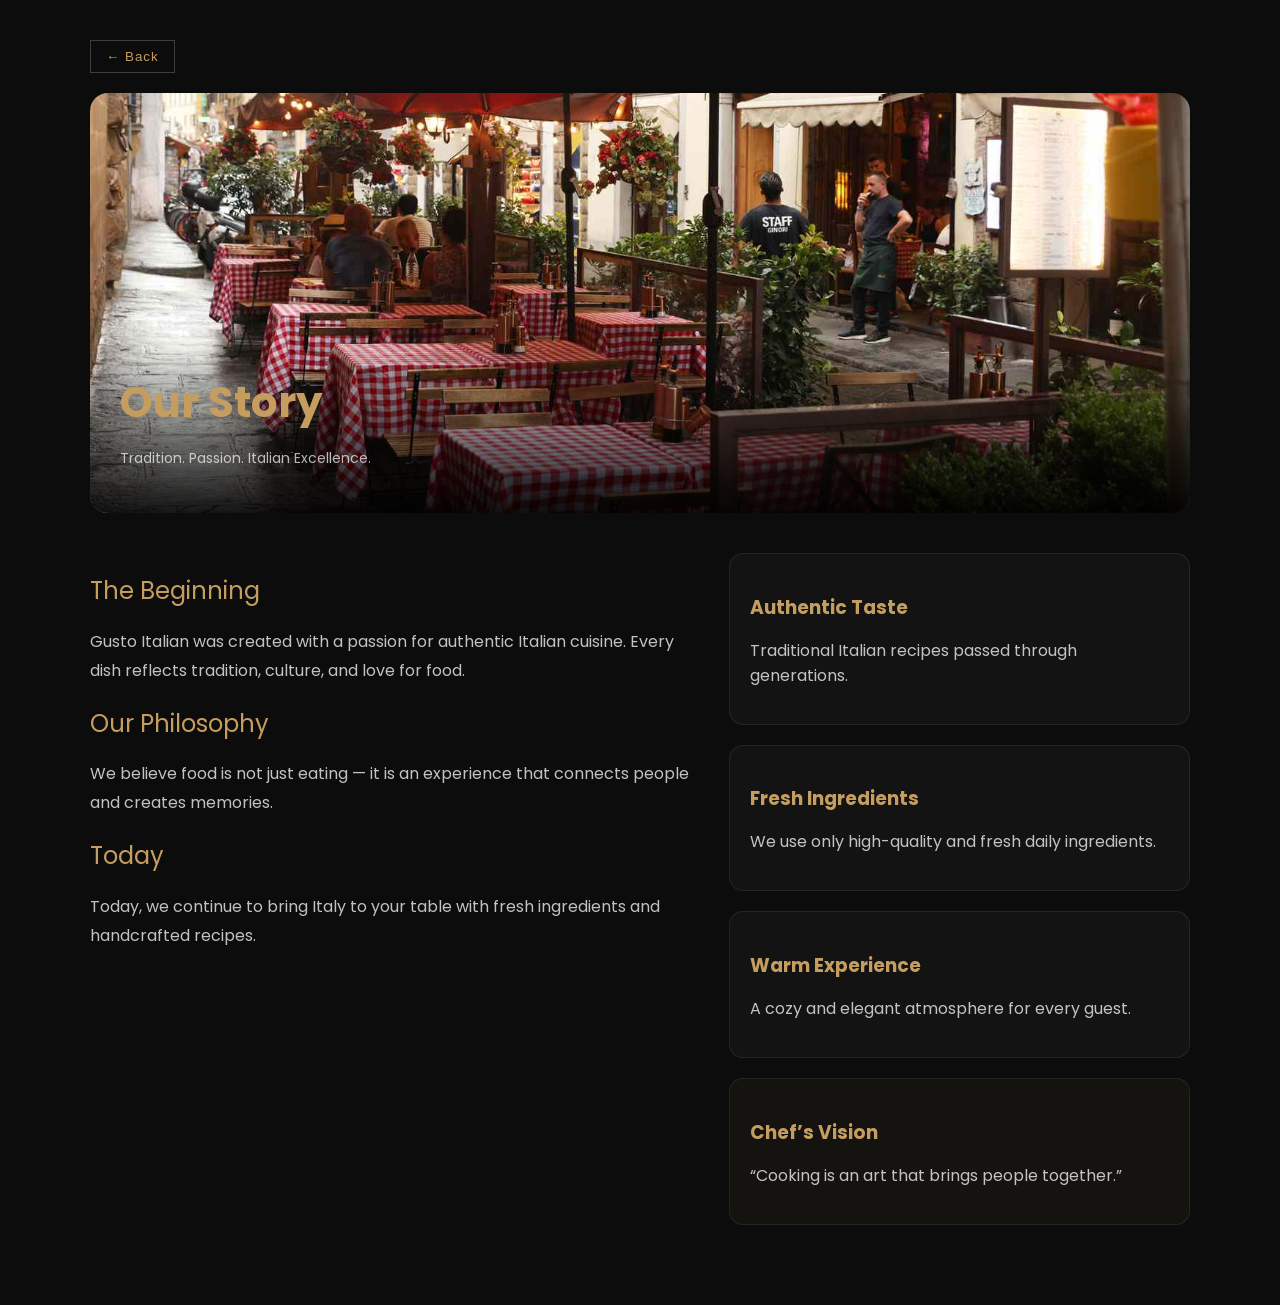
<file: about-story.html>
<!DOCTYPE html>
<html lang="en">
<head>
  <meta charset="UTF-8">
  <meta name="viewport" content="width=device-width, initial-scale=1.0">
  <title>About | Gusto Italian</title>
  <link rel="stylesheet" href="about.css">
  <link href="https://fonts.googleapis.com/css2?family=Poppins:wght@300;400;500&display=swap" rel="stylesheet">
</head>

<body class="about-page">
  <div class="about-container">
    <button class="back-btn" onclick="history.back()">← Back</button>

    <div class="about-hero">
      <div class="hero-slider">
        <img src="images/about.jpg" class="slide active">
        <img src="images/about2.jpg" class="slide">
        <img src="images/about3.jpg" class="slide">
      </div>

      <div class="about-overlay">
        <h1>Our Story</h1>
        <p>Tradition. Passion. Italian Excellence.</p>
      </div>

    </div>

    <div class="about-content">

      <div class="about-text">
        <h2>The Beginning</h2>
        <p>
          Gusto Italian was created with a passion for authentic Italian cuisine.
          Every dish reflects tradition, culture, and love for food.
        </p>

        <h2>Our Philosophy</h2>
        <p>
          We believe food is not just eating — it is an experience that connects people
          and creates memories.
        </p>

        <h2>Today</h2>
        <p>
          Today, we continue to bring Italy to your table with fresh ingredients
          and handcrafted recipes.
        </p>
      </div>

      <div class="about-boxes">

        <div class="info-box">
          <h3>Authentic Taste</h3>
          <p>Traditional Italian recipes passed through generations.</p>
        </div>

        <div class="info-box">
          <h3>Fresh Ingredients</h3>
          <p>We use only high-quality and fresh daily ingredients.</p>
        </div>

        <div class="info-box">
          <h3>Warm Experience</h3>
          <p>A cozy and elegant atmosphere for every guest.</p>
        </div>

        <div class="info-box chef-tip">
          <h3>Chef’s Vision</h3>
          <p>“Cooking is an art that brings people together.”</p>
        </div>

      </div>

    </div>

  </div>


  <script src="script.js"></script>


</body>
</html>
</file>
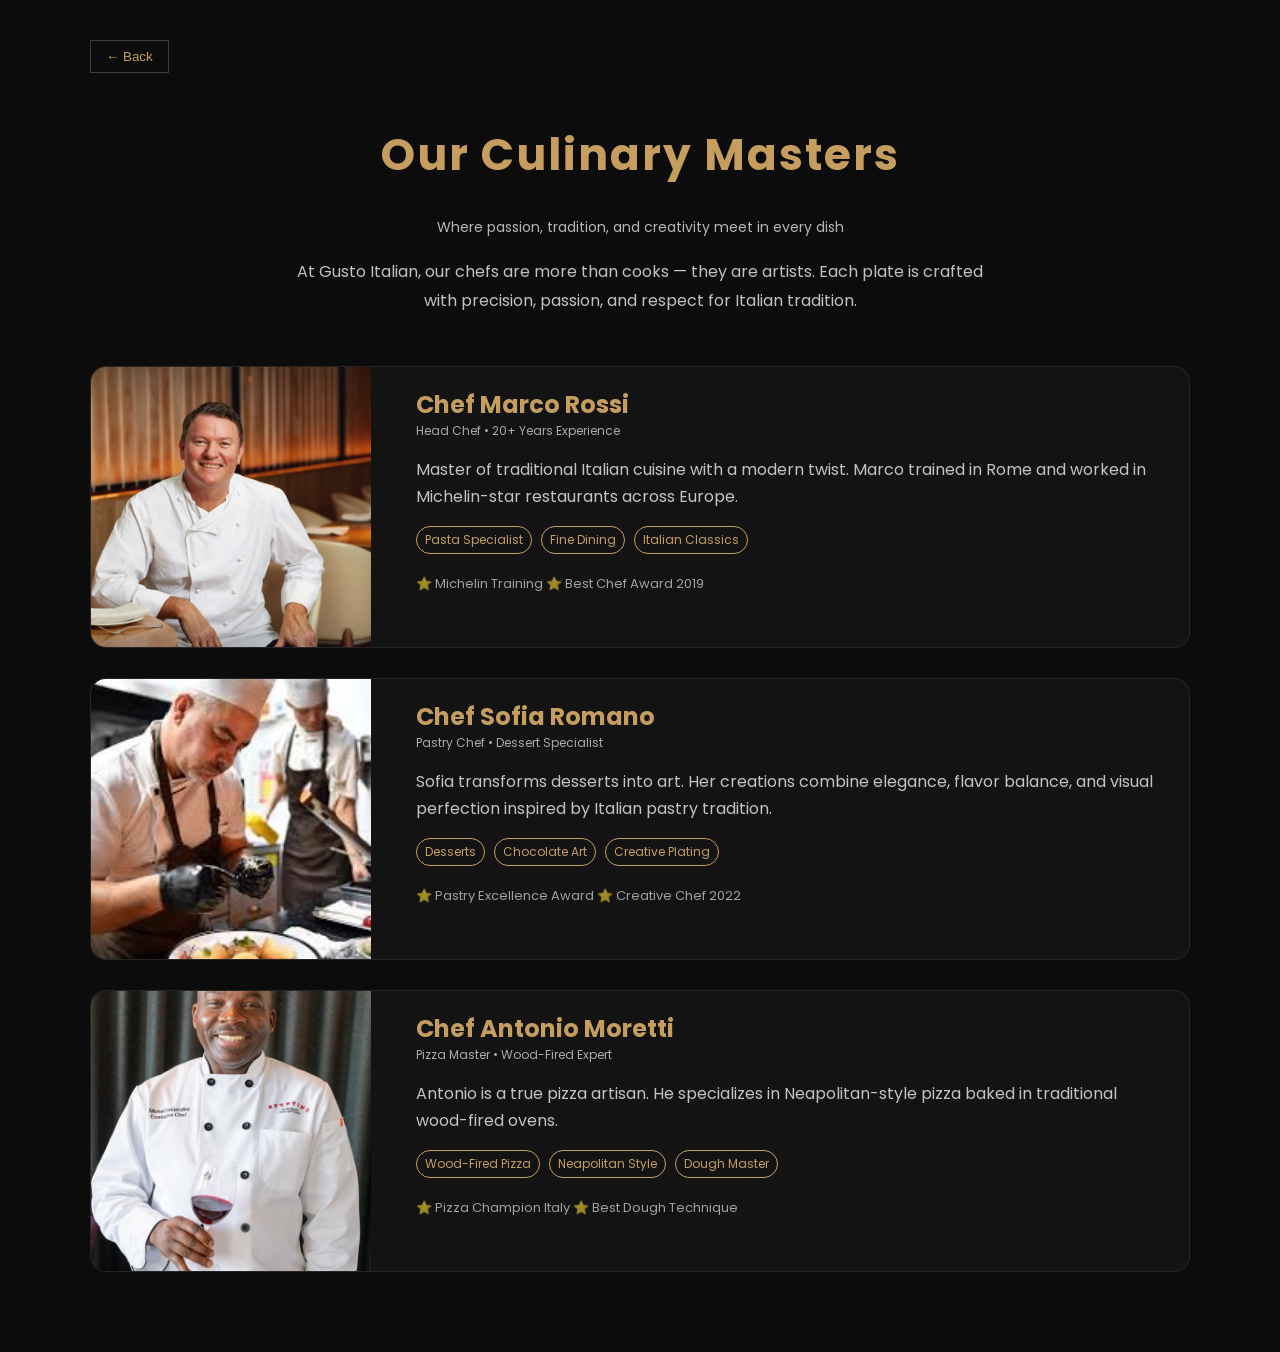
<file: chefs.html>
<!DOCTYPE html>
<html lang="en">
<head>
  <meta charset="UTF-8">
  <meta name="viewport" content="width=device-width, initial-scale=1.0">
  <title>Our Culinary Team | Gusto Italian</title>
  <link rel="stylesheet" href="chefs.css">
  <link href="https://fonts.googleapis.com/css2?family=Poppins:wght@300;400;500&display=swap" rel="stylesheet">
</head>

<body class="chefs-page">

  <div class="chefs-container">
    <button class="back-btn" onclick="history.back()">← Back</button>
    <div class="chefs-hero">
      <h1>Our Culinary Masters</h1>
      <p>Where passion, tradition, and creativity meet in every dish</p>
    </div>

    <div class="chef-intro">
      <p>
        At Gusto Italian, our chefs are more than cooks — they are artists.
        Each plate is crafted with precision, passion, and respect for Italian tradition.
      </p>
    </div>

    <div class="chefs-grid">

      <div class="chef-card">
        <img src="images/chef1.png" alt="Chef Marco Rossi">

        <div class="chef-info">
          <h2>Chef Marco Rossi</h2>
          <span>Head Chef • 20+ Years Experience</span>

          <p>
            Master of traditional Italian cuisine with a modern twist. Marco trained in Rome
            and worked in Michelin-star restaurants across Europe.
          </p>

          <div class="badges">
            <span>Pasta Specialist</span>
            <span>Fine Dining</span>
            <span>Italian Classics</span>
          </div>

          <div class="awards">
            ⭐ Michelin Training  
            ⭐ Best Chef Award 2019  
          </div>
        </div>
      </div>

      <div class="chef-card">
        <img src="images/chef2.jfif" alt="Chef Sofia Romano">

        <div class="chef-info">
          <h2>Chef Sofia Romano</h2>
          <span>Pastry Chef • Dessert Specialist</span>

          <p>
            Sofia transforms desserts into art. Her creations combine elegance,
            flavor balance, and visual perfection inspired by Italian pastry tradition.
          </p>

          <div class="badges">
            <span>Desserts</span>
            <span>Chocolate Art</span>
            <span>Creative Plating</span>
          </div>

          <div class="awards">
            ⭐ Pastry Excellence Award  
            ⭐ Creative Chef 2022  
          </div>
        </div>
      </div>

      <div class="chef-card">
        <img src="images/chef3.jfif" alt="Chef Antonio Moretti">

        <div class="chef-info">
          <h2>Chef Antonio Moretti</h2>
          <span>Pizza Master • Wood-Fired Expert</span>

          <p>
            Antonio is a true pizza artisan. He specializes in Neapolitan-style pizza
            baked in traditional wood-fired ovens.
          </p>

          <div class="badges">
            <span>Wood-Fired Pizza</span>
            <span>Neapolitan Style</span>
            <span>Dough Master</span>
          </div>

          <div class="awards">
            ⭐ Pizza Champion Italy  
            ⭐ Best Dough Technique  
          </div>
        </div>
      </div>

    </div>

  </div>

</body>
</html>
</file>
<file: about.css>
body.about-page {
    margin: 0;
    font-family: 'Poppins', sans-serif;
    background: #0c0c0c;
    color: #eaeaea;
}

.about-container {
    max-width: 1100px;
    margin: auto;
    padding: 40px 20px 80px;
}

.back-btn {
    background: transparent;
    border: 1px solid rgba(255,255,255,0.2);
    color: #c59d5f;
    padding: 8px 15px;
    cursor: pointer;
    margin-bottom: 20px;
    transition: 0.3s;
    letter-spacing: 1px;
}

.back-btn:hover {
    background: #c59d5f;
    color: #0c0c0c;
}

.about-hero {
    position: relative;
    height: 420px;
    border-radius: 18px;
    overflow: hidden;
}

.hero-slider {
    position: absolute;
    width: 100%;
    height: 100%;
}

.hero-slider .slide {
    position: absolute;
    width: 100%;
    height: 100%;
    object-fit: cover;
    opacity: 0;
    transition: opacity 1s ease-in-out;
}

.hero-slider .slide.active {
    opacity: 1;
}

.about-overlay {
    position: absolute;
    bottom: 0;
    width: 100%;
    padding: 30px;
    background: linear-gradient(to top, rgba(0,0,0,0.9), transparent);
}

.about-overlay h1 {
    font-size: 42px;
    color: #c59d5f;
    margin: 0;
}

.about-overlay p {
    font-size: 14px;
    color: rgba(255,255,255,0.7);
}

.about-content {
    display: grid;
    grid-template-columns: 1.3fr 1fr;
    gap: 40px;
    margin-top: 40px;
}

.about-text h2 {
    color: #c59d5f;
    font-weight: 400;
    margin-top: 20px;
}

.about-text p {
    color: rgba(255,255,255,0.75);
    line-height: 1.8;
}

.about-boxes {
    display: grid;
    gap: 20px;
}

.info-box {
    background: rgba(255,255,255,0.03);
    border: 1px solid rgba(255,255,255,0.08);
    padding: 20px;
    border-radius: 14px;
    transition: 0.3s;
}

.info-box:hover {
    transform: translateY(-5px);
    border-color: #c59d5f;
}

.info-box h3 {
    color: #c59d5f;
    margin-bottom: 8px;
}

.info-box p {
    color: rgba(255,255,255,0.75);
}

.chef-tip {
    background: rgba(197, 157, 95, 0.05);
}

@media (max-width: 900px) {
    .about-content {
        grid-template-columns: 1fr;
    }

    .about-hero {
        height: 300px;
    }

    .about-overlay h1 {
        font-size: 32px;
    }
}

@media (max-width: 500px) {
    .about-overlay h1 {
        font-size: 24px;
    }
}
</file>
<file: chefs.css>
body.chefs-page {
    margin: 0;
    font-family: 'Poppins', sans-serif;
    background: #0c0c0c;
    color: #eaeaea;
}

.chefs-container {
    max-width: 1100px;
    margin: auto;
    padding: 40px 20px 80px;
}

.back-btn {
    background: transparent;
    border: 1px solid rgba(255,255,255,0.2);
    color: #c59d5f;
    padding: 8px 15px;
    cursor: pointer;
    margin-bottom: 20px;
    transition: 0.3s;
}

.back-btn:hover {
    background: #c59d5f;
    color: #0c0c0c;
}

.chefs-hero {
    text-align: center;
    margin-bottom: 20px;
}

.chefs-hero h1 {
    font-size: 44px;
    color: #c59d5f;
    letter-spacing: 2px;
}

.chefs-hero p {
    color: rgba(255,255,255,0.7);
    font-size: 14px;
}

.chef-intro {
    text-align: center;
    max-width: 700px;
    margin: 0 auto 50px;
    color: rgba(255,255,255,0.75);
    line-height: 1.8;
}

.chefs-grid {
    display: grid;
    grid-template-columns: 1fr;
    gap: 30px;
}

.chef-card {
    display: flex;
    gap: 25px;
    background: rgba(255,255,255,0.03);
    border: 1px solid rgba(255,255,255,0.08);
    border-radius: 16px;
    overflow: hidden;
    transition: 0.3s;
}

.chef-card:hover {
    transform: translateY(-6px);
    border-color: #c59d5f;
}


.chef-card img {
    width: 280px;
    aspect-ratio: 1 / 1;
    object-fit: cover;
    flex-shrink: 0;
}

.chef-info {
    padding: 20px;
}

.chef-info h2 {
    color: #c59d5f;
    margin: 0;
}

.chef-info span {
    display: block;
    font-size: 12px;
    color: #aaa;
    margin-bottom: 10px;
}

.chef-info p {
    color: rgba(255,255,255,0.75);
    line-height: 1.7;
}

.badges {
    margin-top: 10px;
}

.badges span {
    display: inline-block;
    font-size: 12px;
    border: 1px solid #c59d5f;
    color: #c59d5f;
    padding: 4px 8px;
    margin-right: 5px;
    border-radius: 20px;
}

.awards {
    margin-top: 10px;
    font-size: 13px;
    color: rgba(255,255,255,0.6);
}

@media (max-width: 900px) {
    .chef-card {
        flex-direction: column;
    }

    .chef-card img {
        width: 100%;
        height: 300px;
    }

    .chefs-hero h1 {
        font-size: 30px;
    }
}
</file>
